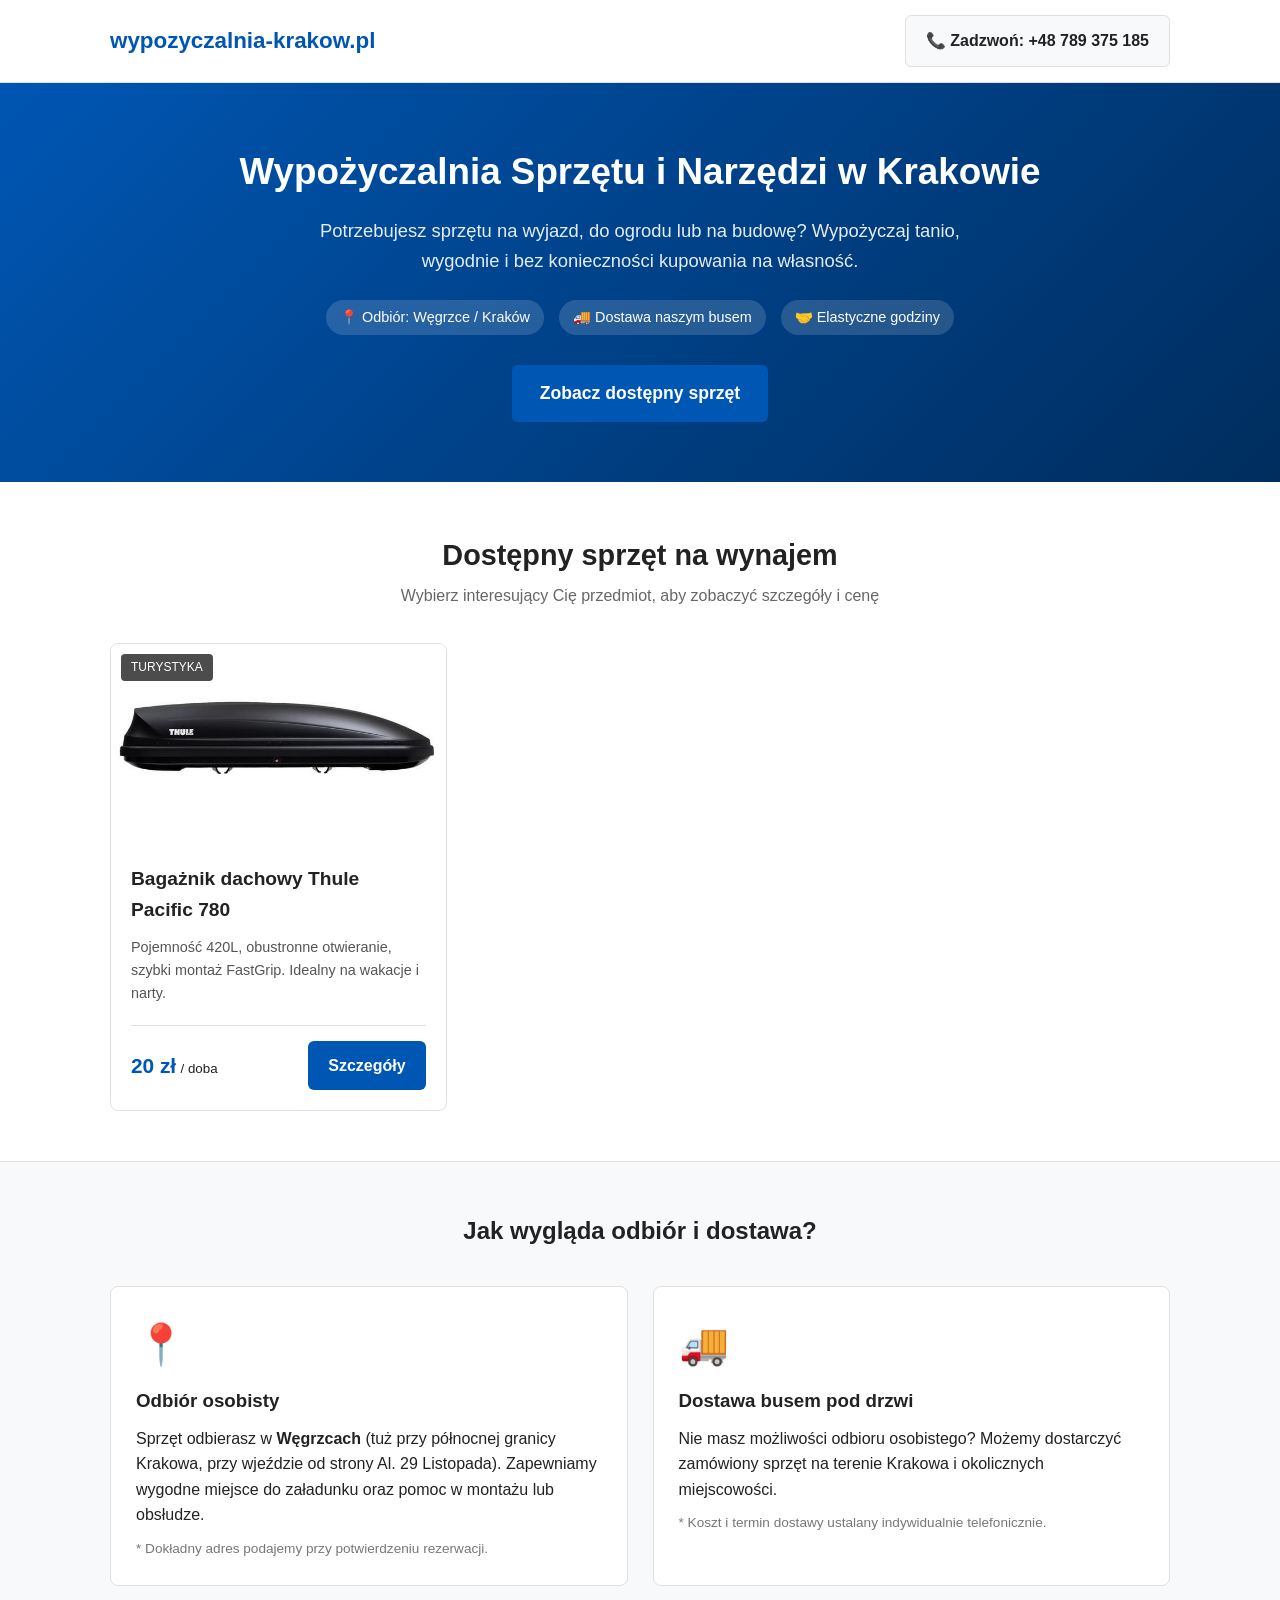
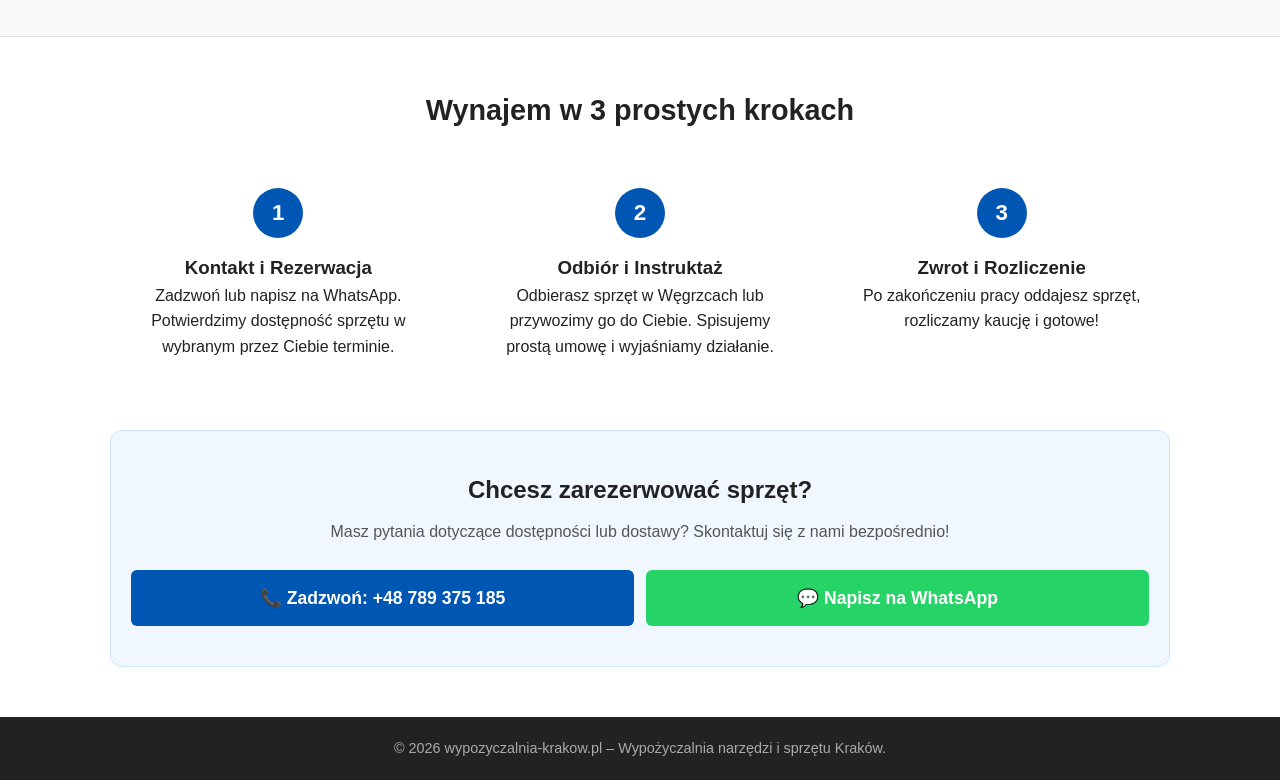
<file: index.html>
<!doctype html>
<html lang="pl">
  <head>
    <meta charset="UTF-8" />
    <meta name="viewport" content="width=device-width, initial-scale=1.0" />
    <link rel="canonical" href="https://wypozyczalnia-krakow.pl/" />
    <link rel="icon" sizes="16x16" href="/favicon-16x16.png" />
    <link rel="icon" sizes="32x32" href="/favicon-32x32.png" />
    <link rel="apple-touch-icon" sizes="180x180" href="/apple-touch-icon.png" />
    <link rel="icon" sizes="192x192" href="/android-chrome-192x192.png" />
    <link rel="icon" sizes="512x512" href="/android-chrome-512x512.png" />
    <title>Wypożyczalnia Sprzętu i Narzędzi Kraków</title>
    <meta name="description" content="Tania wypożyczalnia narzędzi i sprzętu w Krakowie. Boxy dachowe, odkurzacze piorące, zagęszczarki i wiertnice. Odbiór osobisty lub transport do klienta." />
    <link rel="stylesheet" href="style.css" />
  </head>
  <body>
    <!-- NAGŁÓWEK / NAWIGACJA -->
    <header class="navbar">
      <div class="container nav-container">
        <a href="index.html" class="logo">wypozyczalnia-krakow.pl</a>
        <a href="tel:+48789375185" class="btn btn-phone">📞 Zadzwoń: +48 789 375 185</a>
      </div>
    </header>

    <!-- BANER GŁÓWNY (HERO) -->
    <section class="hero">
      <div class="container hero-content">
        <h1>Wypożyczalnia Sprzętu i Narzędzi w Krakowie</h1>
        <p>Potrzebujesz sprzętu na wyjazd, do ogrodu lub na budowę? Wypożyczaj tanio, wygodnie i bez konieczności kupowania na własność.</p>
        <div class="hero-badges">
          <span>📍 Odbiór: Węgrzce / Kraków</span>
          <span>🚚 Dostawa naszym busem</span>
          <span>🤝 Elastyczne godziny</span>
        </div>
        <a href="#oferta" class="btn btn-primary btn-large">Zobacz dostępny sprzęt</a>
      </div>
    </section>

    <!-- KATALOG SPRZĘTU (OFERTA) -->
    <main class="container catalog-section" id="oferta">
      <h2>Dostępny sprzęt na wynajem</h2>
      <p class="section-subtitle">Wybierz interesujący Cię przedmiot, aby zobaczyć szczegóły i cenę</p>

      <div class="product-grid">
        <!-- KAFELEK 1: BOX DACHOWY -->
        <div class="product-card">
          <div class="card-image">
            <img src="images/bagaznik-dachowy/thule-pacific-780-1.jpg" alt="Box dachowy Thule Pacific 780" />
            <span class="card-badge">Turystyka</span>
          </div>
          <div class="card-body">
            <h3>Bagażnik dachowy Thule Pacific 780</h3>
            <p class="card-text">Pojemność 420L, obustronne otwieranie, szybki montaż FastGrip. Idealny na wakacje i narty.</p>
            <div class="card-footer">
              <div class="card-price"> <span>20 zł</span> <small>/ doba</small> </div>
              <a href="wypozyczenie-bagaznika-dachowego-krakow.html" class="btn btn-primary">Szczegóły</a>
            </div>
          </div>
        </div>
      </div>
    </main>

    <!-- ZASADY ODBIORU I TRANSPORTU -->
    <section class="info-section">
      <div class="container">
        <h2>Jak wygląda odbiór i dostawa?</h2>
        <div class="info-grid">
          <div class="info-box">
            <div class="info-icon">📍</div>
            <h3>Odbiór osobisty</h3>
            <p>Sprzęt odbierasz w <strong>Węgrzcach</strong> (tuż przy północnej granicy Krakowa, przy wjeździe od strony Al. 29 Listopada). Zapewniamy wygodne miejsce do załadunku oraz pomoc w montażu lub obsłudze.</p>
            <p class="small-text">* Dokładny adres podajemy przy potwierdzeniu rezerwacji.</p>
          </div>

          <div class="info-box">
            <div class="info-icon">🚚</div>
            <h3>Dostawa busem pod drzwi</h3>
            <p>Nie masz możliwości odbioru osobistego? Możemy dostarczyć zamówiony sprzęt na terenie Krakowa i okolicznych miejscowości.</p>
            <p class="small-text">* Koszt i termin dostawy ustalany indywidualnie telefonicznie.</p>
          </div>
        </div>
      </div>
    </section>

    <!-- JAK TO DZIAŁA -->
    <section class="steps-section container">
      <h2>Wynajem w 3 prostych krokach</h2>
      <div class="steps-grid">
        <div class="step">
          <div class="step-number">1</div>
          <h3>Kontakt i Rezerwacja</h3>
          <p>Zadzwoń lub napisz na WhatsApp. Potwierdzimy dostępność sprzętu w wybranym przez Ciebie terminie.</p>
        </div>
        <div class="step">
          <div class="step-number">2</div>
          <h3>Odbiór i Instruktaż</h3>
          <p>Odbierasz sprzęt w Węgrzcach lub przywozimy go do Ciebie. Spisujemy prostą umowę i wyjaśniamy działanie.</p>
        </div>
        <div class="step">
          <div class="step-number">3</div>
          <h3>Zwrot i Rozliczenie</h3>
          <p>Po zakończeniu pracy oddajesz sprzęt, rozliczamy kaucję i gotowe!</p>
        </div>
      </div>
    </section>

    <!-- SEKCJA KONTAKTOWA (CTA) -->
    <section class="contact-cta container">
      <div class="cta-box">
        <h2>Chcesz zarezerwować sprzęt?</h2>
        <p>Masz pytania dotyczące dostępności lub dostawy? Skontaktuj się z nami bezpośrednio!</p>
        <div class="cta-buttons">
          <a href="tel:+48789375185" class="btn btn-primary btn-large">📞 Zadzwoń: +48 789 375 185</a>
          <a href="https://wa.me/48789375185" class="btn btn-whatsapp btn-large" target="_blank">💬 Napisz na WhatsApp</a>
        </div>
      </div>
    </section>

    <!-- STOPKA -->
    <footer>
      <div class="container footer-content">
        <p>&copy; 2026 wypozyczalnia-krakow.pl – Wypożyczalnia narzędzi i sprzętu Kraków.</p>
      </div>
    </footer>
  </body>
</html>
</file>
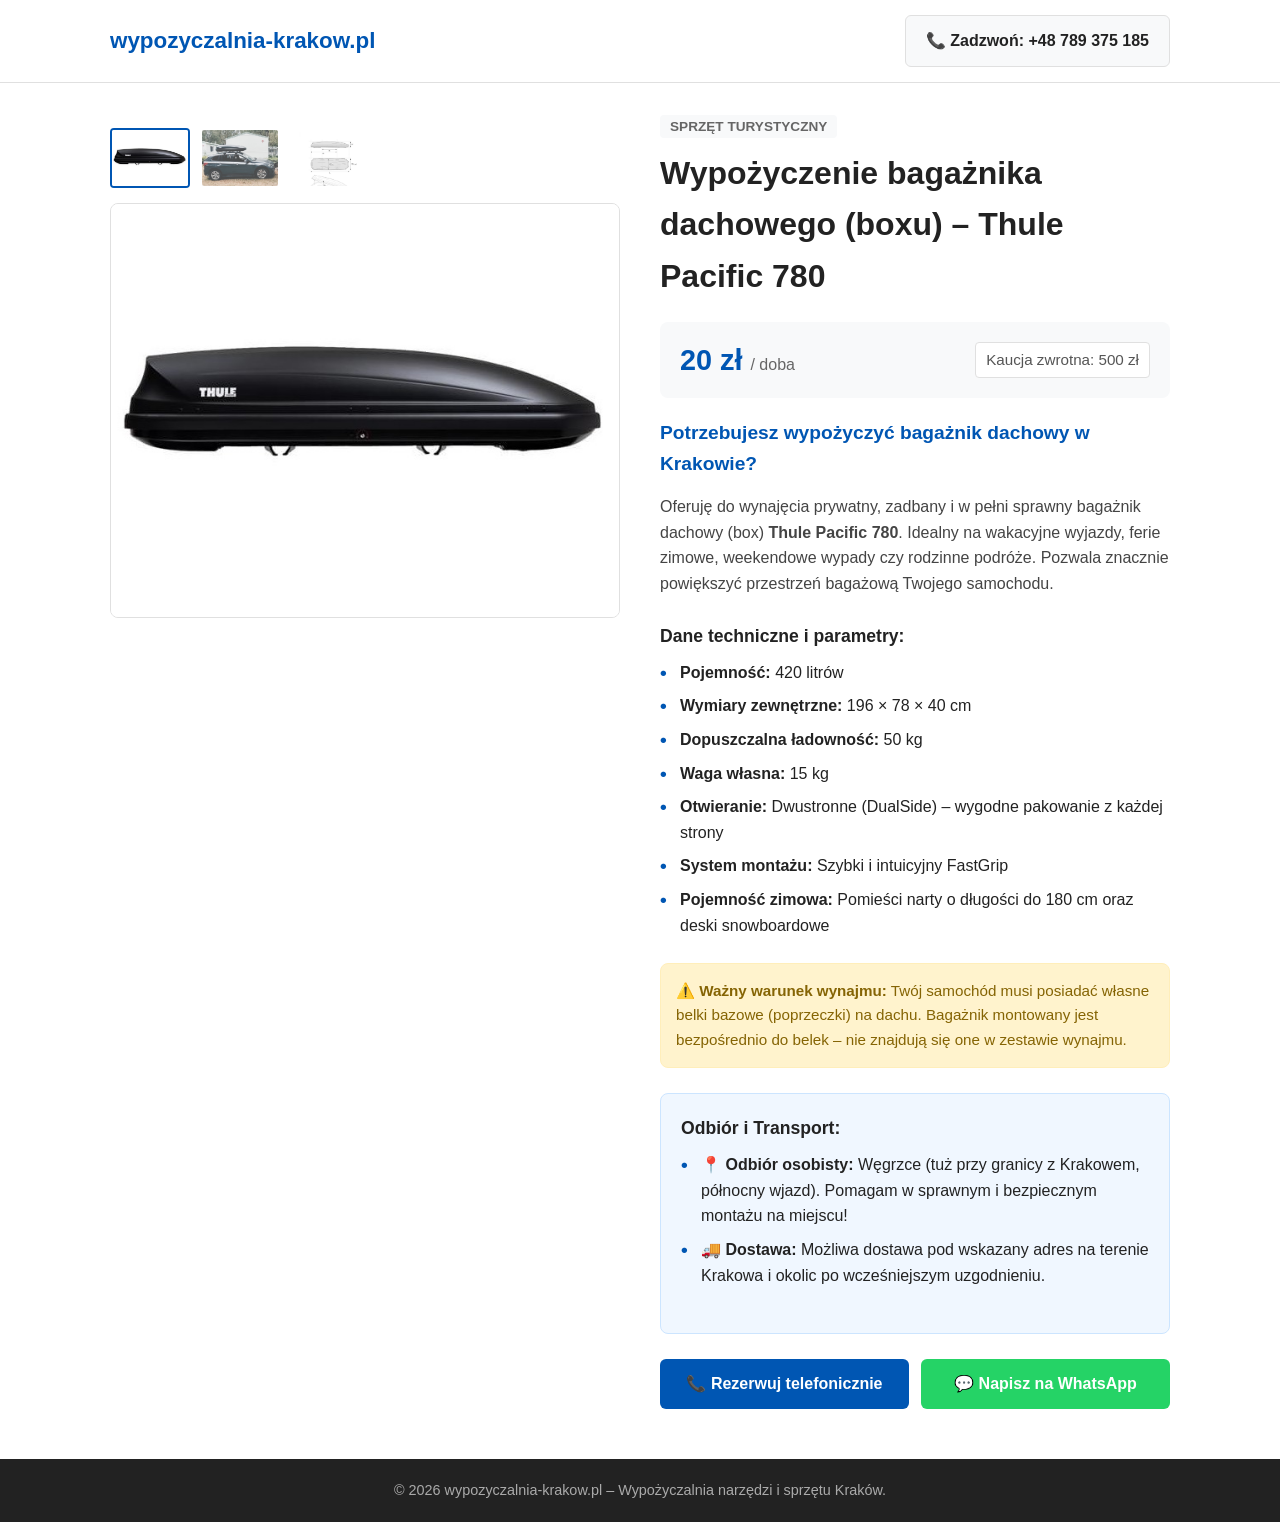
<file: wypozyczenie-bagaznika-dachowego-krakow.html>
<!doctype html>
<html lang="pl">
  <head>
    <meta charset="UTF-8" />
    <meta name="viewport" content="width=device-width, initial-scale=1.0" />
    <link rel="canonical" href="https://wypozyczalnia-krakow.pl/wypozyczenie-bagaznika-dachowego-krakow.html" />
    <link rel="icon" sizes="16x16" href="/favicon-16x16.png" />
    <link rel="icon" sizes="32x32" href="/favicon-32x32.png" />
    <link rel="apple-touch-icon" sizes="180x180" href="/apple-touch-icon.png" />
    <link rel="icon" sizes="192x192" href="/android-chrome-192x192.png" />
    <link rel="icon" sizes="512x512" href="/android-chrome-512x512.png" />
    <title>Wypożyczenie Bagażnika Dachowego Kraków</title>
    <meta name="description" content="Wypożyczenie bagażnika dachowego Thule Pacific 780. Pojemność 420L, otwieranie obustronne. Odbiór Węgrzce k. Krakowa lub dostawa. Cena: 20 zł/doba." />
    <link rel="stylesheet" href="style.css" />
  </head>
  <body>
    <!-- NAGŁÓWEK / NAWIGACJA -->
    <header class="navbar">
      <div class="container nav-container">
        <a href="index.html" class="logo">wypozyczalnia-krakow.pl</a>
        <a href="tel:+48789375185" class="btn btn-phone">📞 Zadzwoń: +48 789 375 185</a>
      </div>
    </header>

    <!-- GŁÓWNA SEKCJA PRODUKTU -->
    <main class="container product-page">
      <!-- GALERIA ZDJĘĆ -->
      <section class="product-gallery">
        <div class="thumbnail-list">
          <img src="images/bagaznik-dachowy/thule-pacific-780-1.jpg" alt="Thule Pacific 780 - widok z boku" class="thumb active" onclick="changeImage(this.src)" />
          <img src="images/bagaznik-dachowy/thule-pacific-780-2.jpg" alt="Thule Pacific 780 - bmw x1" class="thumb" onclick="changeImage(this.src)" />
          <img src="images/bagaznik-dachowy/thule-pacific-780-3.jpg" alt="Thule Pacific 780 - wymiary" class="thumb" onclick="changeImage(this.src)" />
        </div>
        <div class="main-image">
          <img id="current-img" src="images/bagaznik-dachowy/thule-pacific-780-1.jpg" alt="Bagażnik dachowy Thule Pacific 780 Kraków" />
        </div>
      </section>

      <!-- INFORMACJE O PRODUKCIE -->
      <section class="product-details">
        <span class="badge">Sprzęt Turystyczny</span>
        <h1>Wypożyczenie bagażnika dachowego (boxu) – Thule Pacific 780</h1>
        <div class="price-box">
          <span class="price">20 zł <small>/ doba</small></span>
          <span class="deposit">Kaucja zwrotna: 500 zł</span>
        </div>
        <p class="lead-question">Potrzebujesz wypożyczyć bagażnik dachowy w Krakowie?</p>
        <p class="description"> Oferuję do wynajęcia prywatny, zadbany i w pełni sprawny bagażnik dachowy (box) <strong>Thule Pacific 780</strong>. Idealny na wakacyjne wyjazdy, ferie zimowe, weekendowe wypady czy rodzinne podróże. Pozwala znacznie powiększyć przestrzeń bagażową Twojego samochodu. </p>

        <!-- SPECYFIKACJA TECHNICZNA -->
        <div class="specs">
          <h3>Dane techniczne i parametry:</h3>
          <ul>
            <li><strong>Pojemność:</strong> 420 litrów</li>
            <li><strong>Wymiary zewnętrzne:</strong> 196 × 78 × 40 cm</li>
            <li><strong>Dopuszczalna ładowność:</strong> 50 kg</li>
            <li><strong>Waga własna:</strong> 15 kg</li>
            <li><strong>Otwieranie:</strong> Dwustronne (DualSide) – wygodne pakowanie z każdej strony</li>
            <li><strong>System montażu:</strong> Szybki i intuicyjny FastGrip</li>
            <li><strong>Pojemność zimowa:</strong> Pomieści narty o długości do 180 cm oraz deski snowboardowe</li>
          </ul>
        </div>

        <!-- WAŻNE WARUNKI -->
        <div class="alert-box"> ⚠️ <strong>Ważny warunek wynajmu:</strong> Twój samochód musi posiadać własne belki bazowe (poprzeczki) na dachu. Bagażnik montowany jest bezpośrednio do belek – nie znajdują się one w zestawie wynajmu. </div>

        <!-- ODBIÓR I TRANSPORT -->
        <div class="location-box">
          <h3>Odbiór i Transport:</h3>
          <ul>
            <li>📍 <strong>Odbiór osobisty:</strong> Węgrzce (tuż przy granicy z Krakowem, północny wjazd). Pomagam w sprawnym i bezpiecznym montażu na miejscu!</li>
            <li>🚚 <strong>Dostawa:</strong> Możliwa dostawa pod wskazany adres na terenie Krakowa i okolic po wcześniejszym uzgodnieniu.</li>
          </ul>
        </div>

        <!-- CTA - KONTAKT -->
        <div class="cta-buttons">
          <a href="tel:+48789375185" class="btn btn-primary">📞 Rezerwuj telefonicznie</a>
          <a href="https://wa.me/48789375185?text=Cze%C2%B6%C3%A6%2C%20jestem%20zainteresowany%20wynajmem%20boxu%20Thule%20Pacific%20780" class="btn btn-whatsapp" target="_blank">💬 Napisz na WhatsApp</a>
        </div>
      </section>
    </main>

    <!-- STOPKA -->
    <footer>
      <div class="container footer-content">
        <p>&copy; 2026 wypozyczalnia-krakow.pl –  Wypożyczalnia narzędzi i sprzętu Kraków.</p>
      </div>
    </footer>

    <script src="script.js"></script>
  </body>
</html>
</file>
<file: style.css>
/* RESET I ZMIENNE */
* {
    box-sizing: border-box;
    margin: 0;
    padding: 0;
    font-family: 'Segoe UI', Tahoma, Geneva, Verdana, sans-serif;
}

:root {
    --primary-color: #0056b3;
    --primary-hover: #004085;
    --whatsapp-color: #25d366;
    --whatsapp-hover: #1eb954;
    --dark-color: #222;
    --light-bg: #f8f9fa;
    --border-color: #e0e0e0;
    --warning-bg: #fff3cd;
    --warning-border: #ffeeba;
    --warning-text: #856404;
}

body {
    color: var(--dark-color);
    line-height: 1.6;
    background-color: #fff;
}

.container {
    max-width: 1100px;
    margin: 0 auto;
    padding: 0 20px;
}

/* NAWIGACJA */
.navbar {
    background-color: #fff;
    border-bottom: 1px solid var(--border-color);
    padding: 15px 0;
    position: sticky;
    top: 0;
    z-index: 100;
}

.nav-container {
    display: flex;
    justify-content: space-between;
    align-items: center;
}

.logo {
    font-size: 1.4rem;
    font-weight: bold;
    color: var(--primary-color);
    text-decoration: none;
}

/* PRZYCISKI */
.btn {
    display: inline-block;
    padding: 12px 20px;
    border-radius: 6px;
    text-decoration: none;
    font-weight: bold;
    text-align: center;
    transition: background 0.2s ease;
    cursor: pointer;
}

.btn-phone {
    background-color: var(--light-bg);
    color: var(--dark-color);
    border: 1px solid var(--border-color);
}

.btn-primary {
    background-color: var(--primary-color);
    color: white;
}

.btn-primary:hover {
    background-color: var(--primary-hover);
}

.btn-whatsapp {
    background-color: var(--whatsapp-color);
    color: white;
}

.btn-whatsapp:hover {
    background-color: var(--whatsapp-hover);
}

/* UKŁAD STRONY PRODUKTOWEJ */
.product-page {
    display: grid;
    grid-template-columns: 1fr;
    gap: 40px;
    margin-top: 30px;
    margin-bottom: 50px;
}

@media (min-width: 768px) {
    .product-page {
        grid-template-columns: 1fr 1fr;
    }
}

/* GALERIA ZDJĘĆ */
.product-gallery .main-image img {
    width: 100%;
    height: auto;
    /* max-height: 400px; */
    object-fit: cover;
    border-radius: 8px;
    border: 1px solid var(--border-color);
}

.thumbnail-list {
    display: flex;
    gap: 10px;
    margin-top: 15px;
    margin-bottom: 15px;
}

.thumbnail-list img {
    width: 80px;
    height: 60px;
    object-fit: cover;
    border-radius: 4px;
    cursor: pointer;
    border: 2px solid transparent;
    opacity: 0.7;
    transition: all 0.2s;
}

.thumbnail-list img.active,
.thumbnail-list img:hover {
    border-color: var(--primary-color);
    opacity: 1;
}

/* INFORMACJE O PRODUKCIE */
.badge {
    background-color: var(--light-bg);
    color: #666;
    padding: 4px 10px;
    border-radius: 4px;
    font-size: 0.85rem;
    text-transform: uppercase;
    font-weight: 600;
}

.product-details h1 {
    font-size: 2rem;
    margin: 10px 0;
}

.price-box {
    background-color: var(--light-bg);
    padding: 15px 20px;
    border-radius: 8px;
    margin: 20px 0;
    display: flex;
    justify-content: space-between;
    align-items: center;
}

.price {
    font-size: 1.8rem;
    font-weight: bold;
    color: var(--primary-color);
}

.price small {
    font-size: 1rem;
    color: #666;
    font-weight: normal;
}

.deposit {
    font-size: 0.95rem;
    color: #555;
    background: #fff;
    padding: 5px 10px;
    border-radius: 4px;
    border: 1px solid var(--border-color);
}

.description {
    margin-bottom: 25px;
    color: #444;
}

.specs h3, .location-box h3 {
    font-size: 1.1rem;
    margin-bottom: 10px;
}

.specs ul, .location-box ul {
    list-style: none;
    margin-bottom: 25px;
}

.specs li, .location-box li {
    margin-bottom: 8px;
    padding-left: 20px;
    position: relative;
}

.specs li::before, .location-box li::before {
    content: "•";
    color: var(--primary-color);
    font-weight: bold;
    font-size: 1.2rem;
    position: absolute;
    left: 0;
    top: -2px;
}

.alert-box {
    background-color: var(--warning-bg);
    border: 1px solid var(--warning-border);
    color: var(--warning-text);
    padding: 15px;
    border-radius: 8px;
    margin-bottom: 25px;
    font-size: 0.95rem;
}

.location-box {
    background-color: #f0f7ff;
    padding: 20px;
    border-radius: 8px;
    border: 1px solid #cce5ff;
    margin-bottom: 25px;
}

.cta-buttons {
    display: flex;
    flex-direction: column;
    gap: 12px;
}

@media (min-width: 480px) {
    .cta-buttons {
        flex-direction: row;
    }
    .cta-buttons .btn {
        flex: 1;
    }
}

/* STOPKA */
footer {
    background-color: var(--dark-color);
    color: #aaa;
    text-align: center;
    padding: 20px 0;
    font-size: 0.9rem;
    margin-top: 40px;
}

/* STRONA GŁÓWNA - HERO */
.hero {
    background: linear-gradient(135deg, #0056b3 0%, #002d5e 100%);
    color: white;
    padding: 60px 0;
    text-align: center;
}

.hero h1 {
    font-size: 2.3rem;
    margin-bottom: 15px;
}

.hero p {
    font-size: 1.15rem;
    max-width: 700px;
    margin: 0 auto 25px auto;
    opacity: 0.9;
}

.hero-badges {
    display: flex;
    justify-content: center;
    gap: 15px;
    flex-wrap: wrap;
    margin-bottom: 30px;
}

.hero-badges span {
    background: rgba(255, 255, 255, 0.15);
    padding: 6px 14px;
    border-radius: 20px;
    font-size: 0.9rem;
}

.btn-large {
    font-size: 1.1rem;
    padding: 14px 28px;
}

/* KATALOG PRODUKTÓW */
.catalog-section {
    padding: 50px 20px;
}

.catalog-section h2, .steps-section h2 {
    text-align: center;
    font-size: 1.8rem;
    margin-bottom: 5px;
}

.section-subtitle {
    text-align: center;
    color: #666;
    margin-bottom: 35px;
}

.product-grid {
    display: grid;
    grid-template-columns: 1fr;
    gap: 25px;
}

@media (min-width: 600px) {
    .product-grid {
        grid-template-columns: repeat(2, 1fr);
    }
}

@media (min-width: 992px) {
    .product-grid {
        grid-template-columns: repeat(3, 1fr);
    }
}

.product-card {
    border: 1px solid var(--border-color);
    border-radius: 8px;
    overflow: hidden;
    display: flex;
    flex-direction: column;
    transition: transform 0.2s, box-shadow 0.2s;
}

.product-card:hover {
    transform: translateY(-4px);
    box-shadow: 0 8px 20px rgba(0,0,0,0.08);
}

.card-image {
    position: relative;
    height: 200px;
}

.card-image img {
    width: 100%;
    height: 100%;
    object-fit: cover;
}

.card-badge {
    position: absolute;
    top: 10px;
    left: 10px;
    background: rgba(0,0,0,0.7);
    color: white;
    padding: 4px 10px;
    border-radius: 4px;
    font-size: 0.75rem;
    text-transform: uppercase;
}

.card-body {
    padding: 20px;
    display: flex;
    flex-direction: column;
    flex-grow: 1;
}

.card-body h3 {
    font-size: 1.2rem;
    margin-bottom: 10px;
}

.card-text {
    font-size: 0.9rem;
    color: #555;
    margin-bottom: 20px;
    flex-grow: 1;
}

.card-footer {
    display: flex;
    justify-content: space-between;
    align-items: center;
    border-top: 1px solid var(--border-color);
    padding-top: 15px;
}

.card-price span {
    font-size: 1.3rem;
    font-weight: bold;
    color: var(--primary-color);
}

/* SEKCJA INFORMACJI (ODBIÓR / TRANSPORT) */
.info-section {
    background-color: var(--light-bg);
    padding: 50px 0;
    border-top: 1px solid var(--border-color);
    border-bottom: 1px solid var(--border-color);
}

.info-section h2 {
    text-align: center;
    margin-bottom: 35px;
}

.info-grid {
    display: grid;
    grid-template-columns: 1fr;
    gap: 25px;
}

@media (min-width: 768px) {
    .info-grid {
        grid-template-columns: 1fr 1fr;
    }
}

.info-box {
    background: white;
    padding: 25px;
    border-radius: 8px;
    border: 1px solid var(--border-color);
}

.info-icon {
    font-size: 2.5rem;
    margin-bottom: 10px;
}

.info-box h3 {
    margin-bottom: 10px;
}

.small-text {
    font-size: 0.85rem;
    color: #777;
    margin-top: 10px;
}

/* SEKCJA KROKI */
.steps-section {
    padding: 50px 20px;
}

.steps-grid {
    display: grid;
    grid-template-columns: 1fr;
    gap: 25px;
    margin-top: 35px;
}

@media (min-width: 768px) {
    .steps-grid {
        grid-template-columns: repeat(3, 1fr);
    }
}

.step {
    text-align: center;
    padding: 20px;
}

.step-number {
    width: 50px;
    height: 50px;
    background-color: var(--primary-color);
    color: white;
    font-size: 1.4rem;
    font-weight: bold;
    border-radius: 50%;
    display: flex;
    align-items: center;
    justify-content: center;
    margin: 0 auto 15px auto;
}

/* SEKCJA KONTAKT CTA */
.contact-cta {
    margin-bottom: 50px;
}

.cta-box {
    background-color: #f0f7ff;
    border: 1px solid #cce5ff;
    border-radius: 12px;
    padding: 40px 20px;
    text-align: center;
}

.cta-box h2 {
    margin-bottom: 10px;
}

.cta-box p {
    color: #555;
    margin-bottom: 25px;
}

.lead-question {
    font-size: 1.2rem;
    font-weight: 600;
    color: var(--primary-color);
    margin-top: 5px;
    margin-bottom: 15px;
}
</file>
